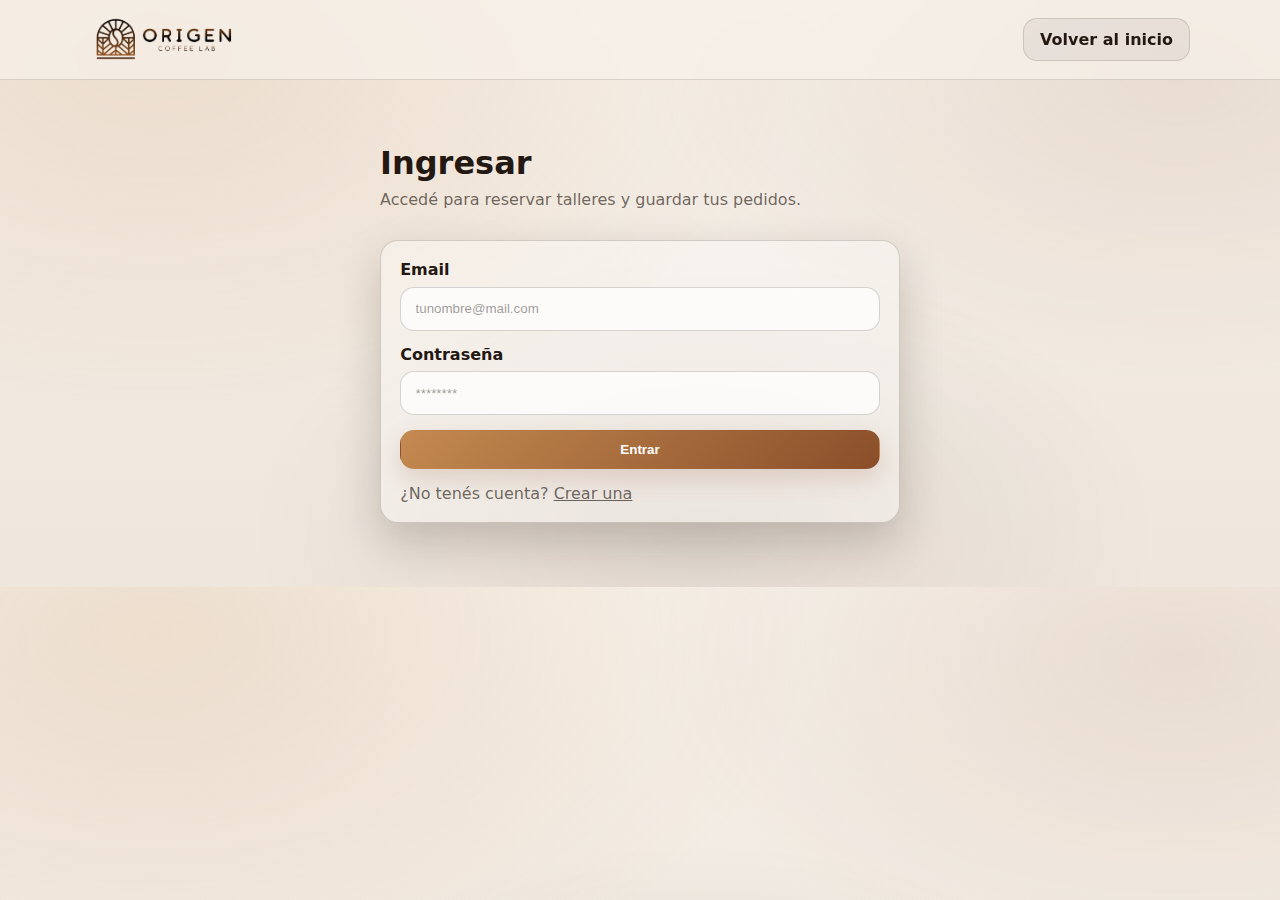
<file: login.html>
<!DOCTYPE html>
<html lang="es">
<head>
  <meta charset="UTF-8" />
  <meta name="viewport" content="width=device-width, initial-scale=1.0" />
  <title>Origen Coffee Lab | Café de especialidad</title>
  <link rel="stylesheet" href="styles.css" />
  <link rel="icon" href="./favicon.ico?v=3" sizes="any" />
  <link rel="shortcut icon" href="./favicon.ico?v=3" type="image/x-icon" />
  <link rel="icon" href="./assets/favicon.png?v=3" type="image/png" sizes="32x32" />
  <link rel="apple-touch-icon" href="./assets/favicon.png?v=3" sizes="180x180" />
</head>
<body>
  <header class="header">
    <nav class="nav container">
      <a class="brand" href="index.html#home">
        <span class="brand__dot"></span>
        <img
          class="brand__logo"
          src="./assets/logo.png"
          alt="Origen Coffee Lab" />
      </a>
      <a class="btn btn--ghost" href="index.html#home">Volver al inicio</a>
    </nav>
  </header>

  <main class="section">
    <div class="container" style="max-width: 520px;">
      <div class="section__head">
        <h2>Ingresar</h2>
        <p class="section__sub">Accedé para reservar talleres y guardar tus pedidos.</p>
      </div>

      <form class="form" action="#" method="post">
        <label>
          Email
          <input type="email" name="email" placeholder="tunombre@mail.com" required />
        </label>

        <label>
          Contraseña
          <input type="password" name="password" placeholder="********" required />
        </label>

        <button class="btn btn--primary btn--block" type="submit">Entrar</button>

        <p class="muted" style="margin: .9rem 0 0;">
          ¿No tenés cuenta? <a href="register.html" style="text-decoration: underline;">Crear una</a>
        </p>
      </form>
    </div>
  </main>
</body>
</html>
</file>
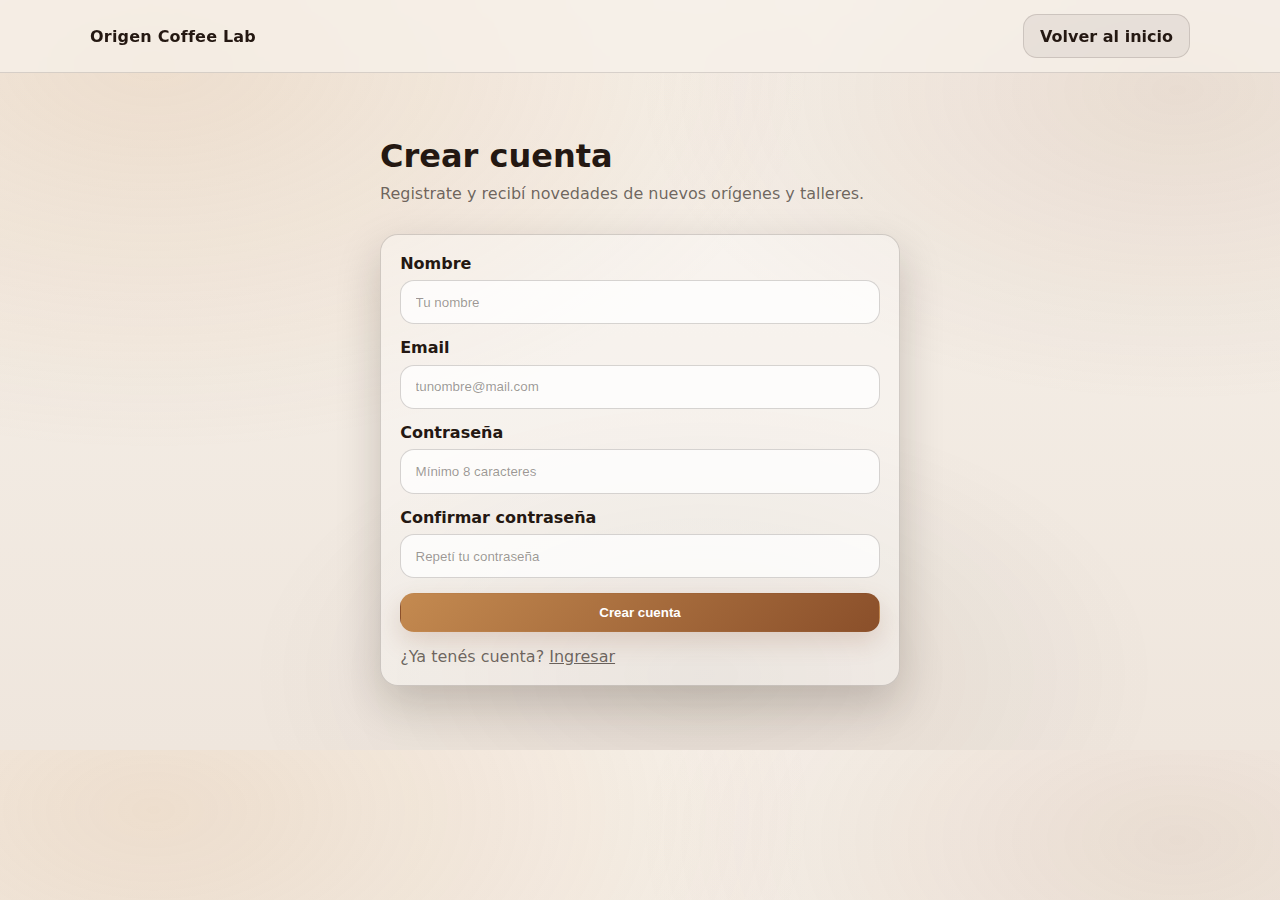
<file: register.html>
<!DOCTYPE html>
<html lang="es">
<head>
  <meta charset="UTF-8" />
  <meta name="viewport" content="width=device-width, initial-scale=1.0"/>
  <title>Registro | Origen Coffee Lab</title>
  <link rel="stylesheet" href="styles.css" />
</head>
<body>
  <header class="header">
    <nav class="nav container">
      <a class="brand" href="index.html#home">
        <span class="brand__dot"></span>
        <span class="brand__text">Origen Coffee Lab</span>
      </a>
      <a class="btn btn--ghost" href="index.html#home">Volver al inicio</a>
    </nav>
  </header>

  <main class="section">
    <div class="container" style="max-width: 520px;">
      <div class="section__head">
        <h2>Crear cuenta</h2>
        <p class="section__sub">Registrate y recibí novedades de nuevos orígenes y talleres.</p>
      </div>

      <form class="form" action="#" method="post">
        <label>
          Nombre
          <input type="text" name="name" placeholder="Tu nombre" required />
        </label>

        <label>
          Email
          <input type="email" name="email" placeholder="tunombre@mail.com" required />
        </label>

        <label>
          Contraseña
          <input type="password" name="password" placeholder="Mínimo 8 caracteres" required />
        </label>

        <label>
          Confirmar contraseña
          <input type="password" name="password2" placeholder="Repetí tu contraseña" required />
        </label>

        <button class="btn btn--primary btn--block" type="submit">Crear cuenta</button>

        <p class="muted" style="margin: .9rem 0 0;">
          ¿Ya tenés cuenta? <a href="login.html" style="text-decoration: underline;">Ingresar</a>
        </p>
      </form>
    </div>
  </main>
</body>
</html>
</file>
<file: styles.css>
:root {
  /* Fondo claro tipo latte */
  --bg: #f3ece4;
  --card: #1a120d;
  /* espresso para cards */
  --alt: #efe6dd;
  /* sección alterna clara */

  /* Texto sobre fondo claro */
  --text: #241812;
  --muted: rgba(36, 24, 18, .65);

  /* Acentos café */
  --primary: #c48a50;
  --primary-2: #8a4f2a;

  /* Bordes / sombra */
  --border: rgba(36, 24, 18, .14);
  --shadow: 0 18px 45px rgba(28, 18, 12, .20);

  --radius: 18px;
  --max: 1100px;
}

* {
  box-sizing: border-box;
}

html {
  scroll-behavior: smooth;
}

body {
  margin: 0;
  font-family: system-ui, -apple-system, Segoe UI, Roboto, Arial, sans-serif;
  background:
    radial-gradient(1100px 650px at 12% 8%, rgba(196, 138, 80, .18), transparent 60%),
    radial-gradient(900px 520px at 92% 12%, rgba(138, 79, 42, .12), transparent 60%),
    radial-gradient(700px 420px at 55% 90%, rgba(36, 24, 18, .08), transparent 65%),
    linear-gradient(180deg, #f7f1ea 0%, var(--bg) 45%, #efe6dd 100%);
  color: var(--text);
}

img {
  max-width: 100%;
  display: block;
}

a {
  color: inherit;
  text-decoration: none;
}

.container {
  width: min(100% - 2rem, var(--max));
  margin-inline: auto;
}

/* HEADER / NAV */
.header {
  position: sticky;
  top: 0;
  z-index: 20;
  backdrop-filter: blur(10px);
  background: rgba(247, 241, 234, .72);
  border-bottom: 1px solid var(--border);
}

.nav {
  display: flex;
  align-items: center;
  justify-content: space-between;
  padding: .9rem 0;
  gap: 1rem;
}

.brand {
  display: flex;
  align-items: center;
  gap: .6rem;
  font-weight: 800;
  letter-spacing: .2px;
}

.brand__dot{
  display: none;
}

.brand__text {
  font-size: 1rem;
}

.brand__logo{
  height: 50px;        /* tamaño del logo en el navbar */
  width: auto;         /* mantiene proporción */
  display: block;
  object-fit: contain;
}

.nav__links {
  list-style: none;
  display: flex;
  align-items: center;
  gap: 1.1rem;
  margin: 0;
  padding: 0;
}

.nav__links a {
  color: var(--muted);
  font-weight: 600;
  font-size: .95rem;
  padding: .55rem .7rem;
  border-radius: 12px;
  transition: .2s;
}

.nav__links a:hover {
  color: var(--text);
  background: rgba(36, 24, 18, .06);
}

.nav__cta {
  display: flex;
  gap: .6rem;
  margin-left: .3rem;
}

/* BOTONES */
.btn {
  display: inline-flex;
  align-items: center;
  justify-content: center;
  gap: .5rem;
  padding: .7rem 1rem;
  border-radius: 14px;
  font-weight: 800;
  border: 1px solid transparent;
  cursor: pointer;
  transition: .2s;
}

.btn--primary {
  background: linear-gradient(135deg, var(--primary), var(--primary-2));
  color: #fff;
  box-shadow: 0 10px 25px rgba(138, 79, 42, .18);
}

.btn--primary:hover {
  transform: translateY(-1px);
}

.btn--ghost {
  background: rgba(246, 239, 233, .08);
  border-color: rgba(246, 239, 233, .30);
  color: rgba(246, 239, 233, .92);
}

/* Ghost en fondos claros (header, forms, etc.) */
.header .btn--ghost,
.section .btn--ghost{
  background: rgba(36,24,18,.06);
  border-color: var(--border);
  color: var(--text);
}

.header .btn--ghost:hover,
.section .btn--ghost:hover{
  background: rgba(36,24,18,.10);
  transform: translateY(-1px);
}


.btn--ghost:hover {
  background: rgba(196, 138, 80, .18);
  border-color: rgba(196, 138, 80, .55);
  color: #fff;
  transform: translateY(-1px);
}

.btn--small {
  padding: .55rem .85rem;
  border-radius: 12px;
  font-weight: 900;
  font-size: .9rem;
}

.btn--block {
  width: 100%;
}

/* HAMBURGUESA (sin JS) */
.menu-toggle {
  display: none;
}

.hamburger {
  display: none;
  width: 42px;
  height: 42px;
  border-radius: 14px;
  border: 1px solid var(--border);
  background: rgba(36, 24, 18, .06);
  align-items: center;
  justify-content: center;
  gap: 5px;
  flex-direction: column;
  cursor: pointer;
}

.hamburger span {
  width: 18px;
  height: 2px;
  background: var(--text);
  border-radius: 999px;
}

/* HERO */
.hero {
  position: relative;
  min-height: 88vh;
  display: flex;
  align-items: stretch;
  color: #f6efe9;
}

.hero__bg {
  position: absolute;
  inset: 0;
  background:
    linear-gradient(90deg, rgba(26, 18, 13, .92) 0%, rgba(26, 18, 13, .65) 55%, rgba(26, 18, 13, .92) 100%),
    url("assets/hero.jpg") center/cover no-repeat;
  filter: saturate(1.05) contrast(1.05);
}

.hero__content {
  position: relative;
  display: grid;
  grid-template-columns: 1.35fr .85fr;
  gap: 2rem;
  padding: 4.5rem 0 3.5rem;
  align-items: center;
}

.pill {
  display: inline-flex;
  padding: .45rem .75rem;
  border-radius: 999px;
  background: rgba(196, 138, 80, .18);
  border: 1px solid rgba(196, 138, 80, .28);
  color: #f6efe9;
  font-weight: 800;
  font-size: .9rem;
  margin: 0 0 1rem;
}

.hero h1 {
  font-size: clamp(2rem, 4vw, 3.2rem);
  line-height: 1.05;
  margin: 0 0 1rem;
}

.hero__lead {
  color: rgba(246, 239, 233, .78);
  font-size: 1.05rem;
  line-height: 1.6;
  margin: 0 0 1.4rem;
  max-width: 55ch;
}

.hero__actions {
  display: flex;
  gap: .9rem;
  flex-wrap: wrap;
  margin-bottom: 1.6rem;
}

.hero__stats {
  display: flex;
  gap: 1rem;
  flex-wrap: wrap;
}

.stat {
  border: 1px solid rgba(246, 239, 233, .18);
  background: rgba(26, 18, 13, .55);
  border-radius: 16px;
  padding: .8rem .95rem;
  box-shadow: var(--shadow);
}

.stat__num {
  display: block;
  font-weight: 900;
  font-size: 1.05rem;
}

.stat__label {
  display: block;
  color: rgba(246, 239, 233, .72);
  font-weight: 650;
  font-size: .9rem;
}

.hero__card {
  border: 1px solid rgba(246, 239, 233, .18);
  background: rgba(26, 18, 13, .70);
  border-radius: var(--radius);
  padding: 1.2rem;
  box-shadow: var(--shadow);
}

.hero__card h3 {
  margin: .1rem 0 .2rem;
  font-size: 1.25rem;
}

.hero__card .muted{
  color: rgba(246,239,233,.78);
}

.muted {
  color: var(--muted);
}

.checklist {
  margin: .9rem 0 1.1rem;
  padding-left: 1.1rem;
  color: rgba(246, 239, 233, .72);
  line-height: 1.6;
}

.hero__price {
  display: flex;
  align-items: baseline;
  justify-content: space-between;
  gap: 1rem;
  margin: .9rem 0 1rem;
}

.price {
  font-weight: 950;
  font-size: 1.15rem;
}

/* SECCIONES */
.section {
  padding: 4rem 0;
}

.section--alt {
  background: var(--alt);
}

.section__head {
  margin-bottom: 1.7rem;
}

.section__head h2 {
  margin: 0 0 .35rem;
  font-size: 2rem;
}

.section__sub {
  margin: 0;
  color: var(--muted);
  max-width: 70ch;
  line-height: 1.6;
}

.grid-3 {
  display: grid;
  grid-template-columns: repeat(3, 1fr);
  gap: 1rem;
}

.feature {
  border: 1px solid rgba(36, 24, 18, .18);
  background: rgba(255, 255, 255, .35);
  border-radius: var(--radius);
  padding: 1.2rem;
  box-shadow: var(--shadow);
}

.feature h3 {
  margin: .1rem 0 .5rem;
}

.feature p {
  margin: 0;
  color: var(--muted);
  line-height: 1.6;
}

/* CARDS PRODUCTO */
.cards {
  display: grid;
  grid-template-columns: repeat(4, 1fr);
  gap: 1rem;
}

.card {
  border: 1px solid rgba(246, 239, 233, .18);
  background: rgba(26, 18, 13, .78);
  border-radius: var(--radius);
  overflow: hidden;
  box-shadow: var(--shadow);
  color: #f6efe9;
  display: flex;
  flex-direction: column;
}

.card__img {
  width: 100%;
  height: 180px;
  object-fit: cover;
  flex: 0 0 auto;
}

.card__body {
  padding: 1rem;
  display: flex;
  flex-direction: column;
  height: 100%;
  flex: 1;
}

.card__body h3 {
  margin: .1rem 0 .35rem;
}

.card__row {
  display: flex;
  align-items: center;
  justify-content: space-between;
  gap: 1rem;
  margin-top: auto;
}

.card .muted{
  color: rgba(246,239,233,.78);
}

/* TALLERES */
.grid-2 {
  display: grid;
  grid-template-columns: repeat(2, 1fr);
  gap: 1rem;
}

.workshop {
  border: 1px solid rgba(36, 24, 18, .18);
  background: rgba(255, 255, 255, .35);
  border-radius: var(--radius);
  padding: 1.2rem;
  box-shadow: var(--shadow);
}

.workshop h3 {
  margin: .1rem 0 .3rem;
}

.workshop p {
  color: var(--muted);
  line-height: 1.6;
}

.workshop__meta {
  display: flex;
  gap: .5rem;
  flex-wrap: wrap;
  margin-top: .8rem;
}

.tag {
  padding: .35rem .6rem;
  border-radius: 999px;
  border: 1px solid rgba(196, 138, 80, .30);
  background: rgba(196, 138, 80, .18);
  font-weight: 800;
  font-size: .85rem;
  color: #241812;
}

/* CONTACTO */
.contact {
  display: grid;
  grid-template-columns: 1.2fr .8fr;
  gap: 1rem;
}

.form {
  border: 1px solid rgba(36, 24, 18, .18);
  background: rgba(255, 255, 255, .35);
  border-radius: var(--radius);
  padding: 1.2rem;
  box-shadow: var(--shadow);
}

.form label {
  display: block;
  font-weight: 800;
  margin-bottom: .9rem;
}

.form input,
.form select,
.form textarea {
  width: 100%;
  margin-top: .45rem;
  padding: .85rem .9rem;
  border-radius: 14px;
  border: 1px solid rgba(36, 24, 18, .18);
  background: rgba(255, 255, 255, .75);
  color: var(--text);
  outline: none;
}

.form input::placeholder,
.form textarea::placeholder {
  color: rgba(36, 24, 18, .45);
}

.form__row {
  display: grid;
  grid-template-columns: repeat(2, 1fr);
  gap: .9rem;
}

.form__hint {
  margin: .85rem 0 0;
  font-size: .92rem;
}

.contact__info {
  display: flex;
  flex-direction: column;
  gap: 1rem;
}

.info-box {
  border: 1px solid rgba(36, 24, 18, .18);
  background: rgba(255, 255, 255, .35);
  border-radius: var(--radius);
  padding: 1.2rem;
  box-shadow: var(--shadow);
}

.map{
  border: 1px solid rgba(36,24,18,.18);
  background: rgba(255,255,255,.35);
  border-radius: var(--radius);
  overflow: hidden;
  box-shadow: var(--shadow);
  min-height: 260px;
}

.map iframe{
  width: 100%;
  height: 260px;
  border: 0;
  display: block;
}

@media (max-width: 520px){
  .map iframe{
    height: 320px;
  }
}


/* FOOTER */
.footer {
  background: #24170d;
  border-top: 1px solid rgba(246, 239, 233, .18);
  padding: 2.4rem 0 1.2rem;
  color: #f6efe9;
}

.footer__grid {
  display: grid;
  grid-template-columns: 1.2fr .8fr .8fr;
  gap: 1rem;
}

.footer__brand {
  font-weight: 950;
  margin: 0 0 .35rem;
}

.footer__title {
  font-weight: 900;
  margin: 0 0 .55rem;
}

.footer__links {
  list-style: none;
  margin: 0;
  padding: 0;
  display: grid;
  gap: .4rem;
}

.footer__links a {
  color: rgba(246, 239, 233, .72);
}

.footer__links a:hover {
  color: #f6efe9;
}

.footer .muted {
  color: rgba(246, 239, 233, .72);
}

.footer__bottom {
  margin-top: 1.6rem;
  padding-top: 1rem;
  border-top: 1px solid rgba(246, 239, 233, .14);
}

/* RESPONSIVE */
@media (max-width: 980px) {
  .hero__content {
    grid-template-columns: 1fr;
    padding-top: 3.2rem;
  }

  .cards {
    grid-template-columns: repeat(2, 1fr);
  }

  .grid-3 {
    grid-template-columns: 1fr;
  }

  .grid-2 {
    grid-template-columns: 1fr;
  }

  .contact {
    grid-template-columns: 1fr;
  }

  .footer__grid {
    grid-template-columns: 1fr;
  }
}

@media (max-width: 820px) {
  .hamburger {
    display: flex;
  }

  .nav__links {
    position: absolute;
    top: 72px;
    right: 1rem;
    left: 1rem;
    flex-direction: column;
    align-items: stretch;
    padding: .9rem;
    border: 1px solid var(--border);
    background: rgba(247, 241, 234, .92);
    border-radius: 18px;
    box-shadow: var(--shadow);
    display: none;
  }

  .nav__cta {
    width: 100%;
    justify-content: stretch;
    flex-direction: column;
    margin-left: 0;
  }

  .nav__cta .btn {
    width: 100%;
  }

  .menu-toggle:checked~.nav__links {
    display: flex;
  }
}

@media (max-width: 520px) {
  .cards {
    grid-template-columns: 1fr;
  }

  .form__row {
    grid-template-columns: 1fr;
  }
}

@media (max-width: 520px){
  .card__img{
    height: 220px;           /* un poco más alta */
    object-position: 50% 25%; /* foco al centro */
  }
}
</file>
